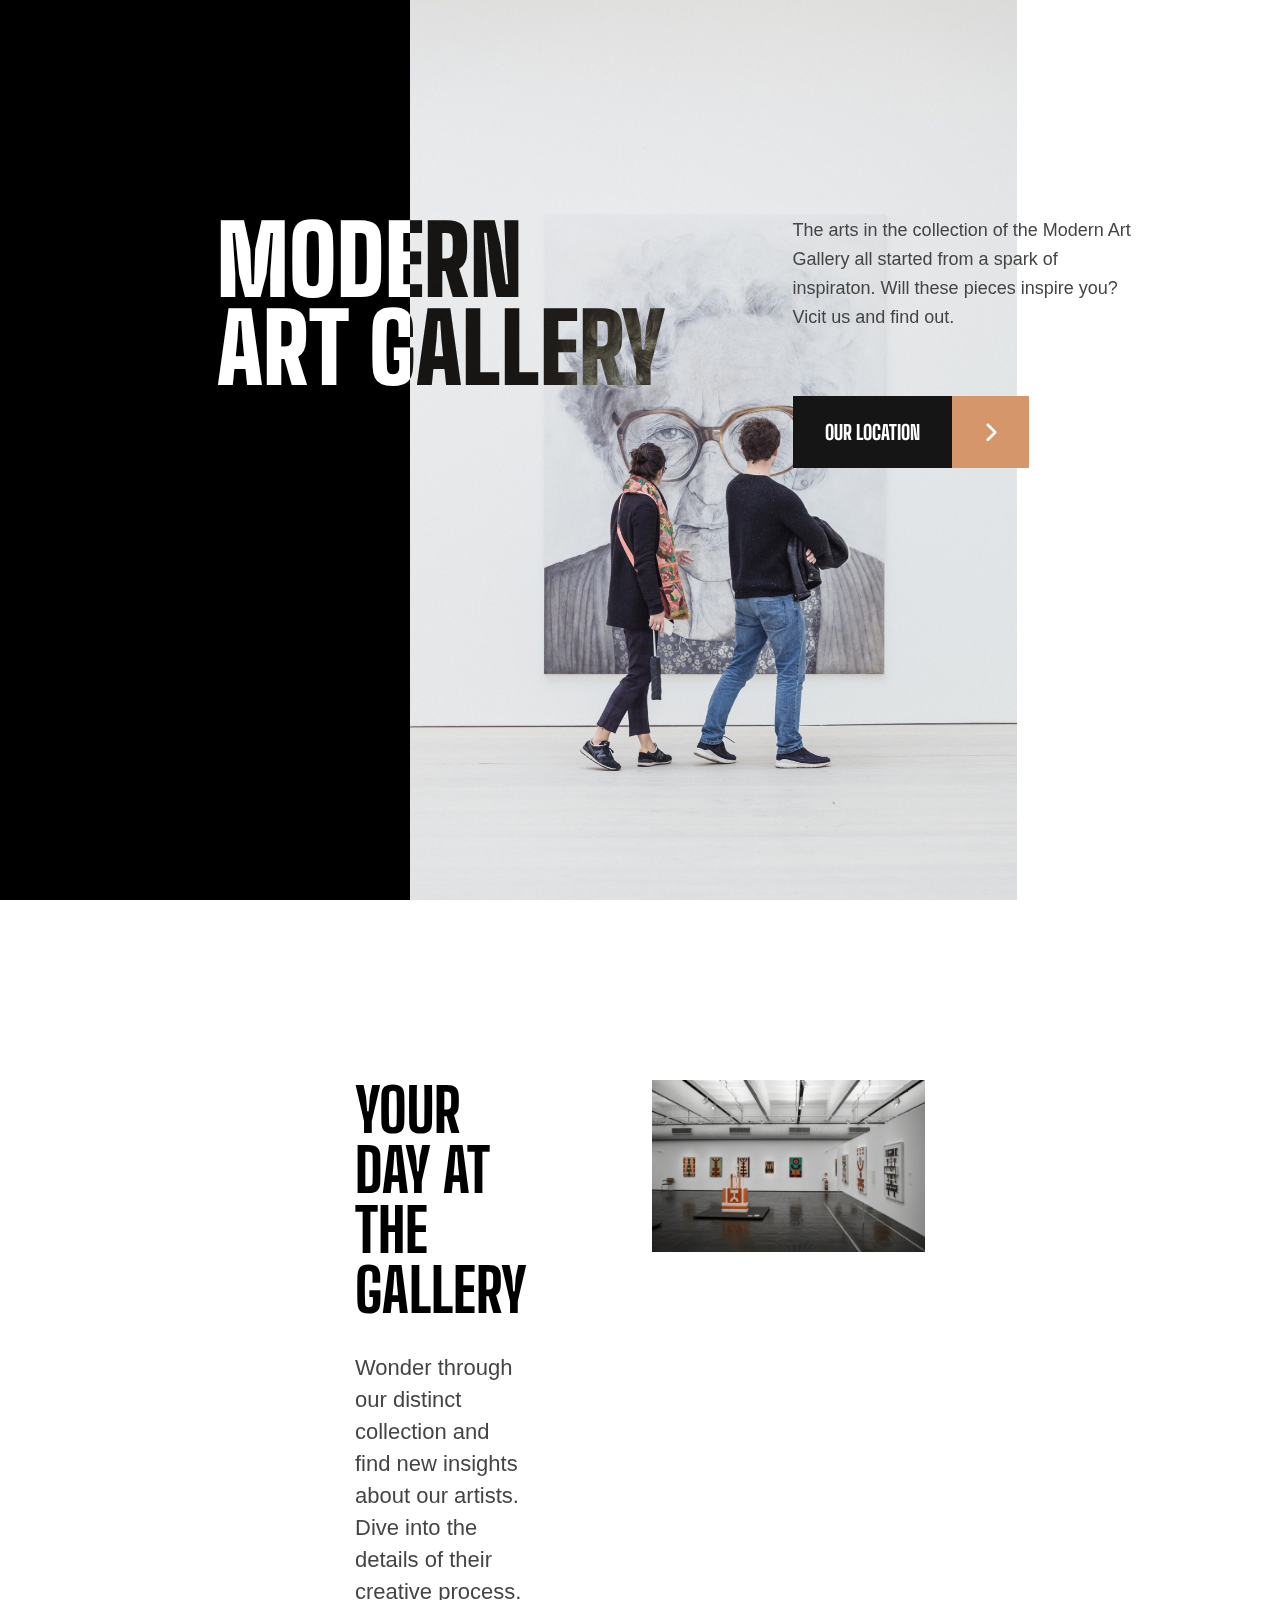
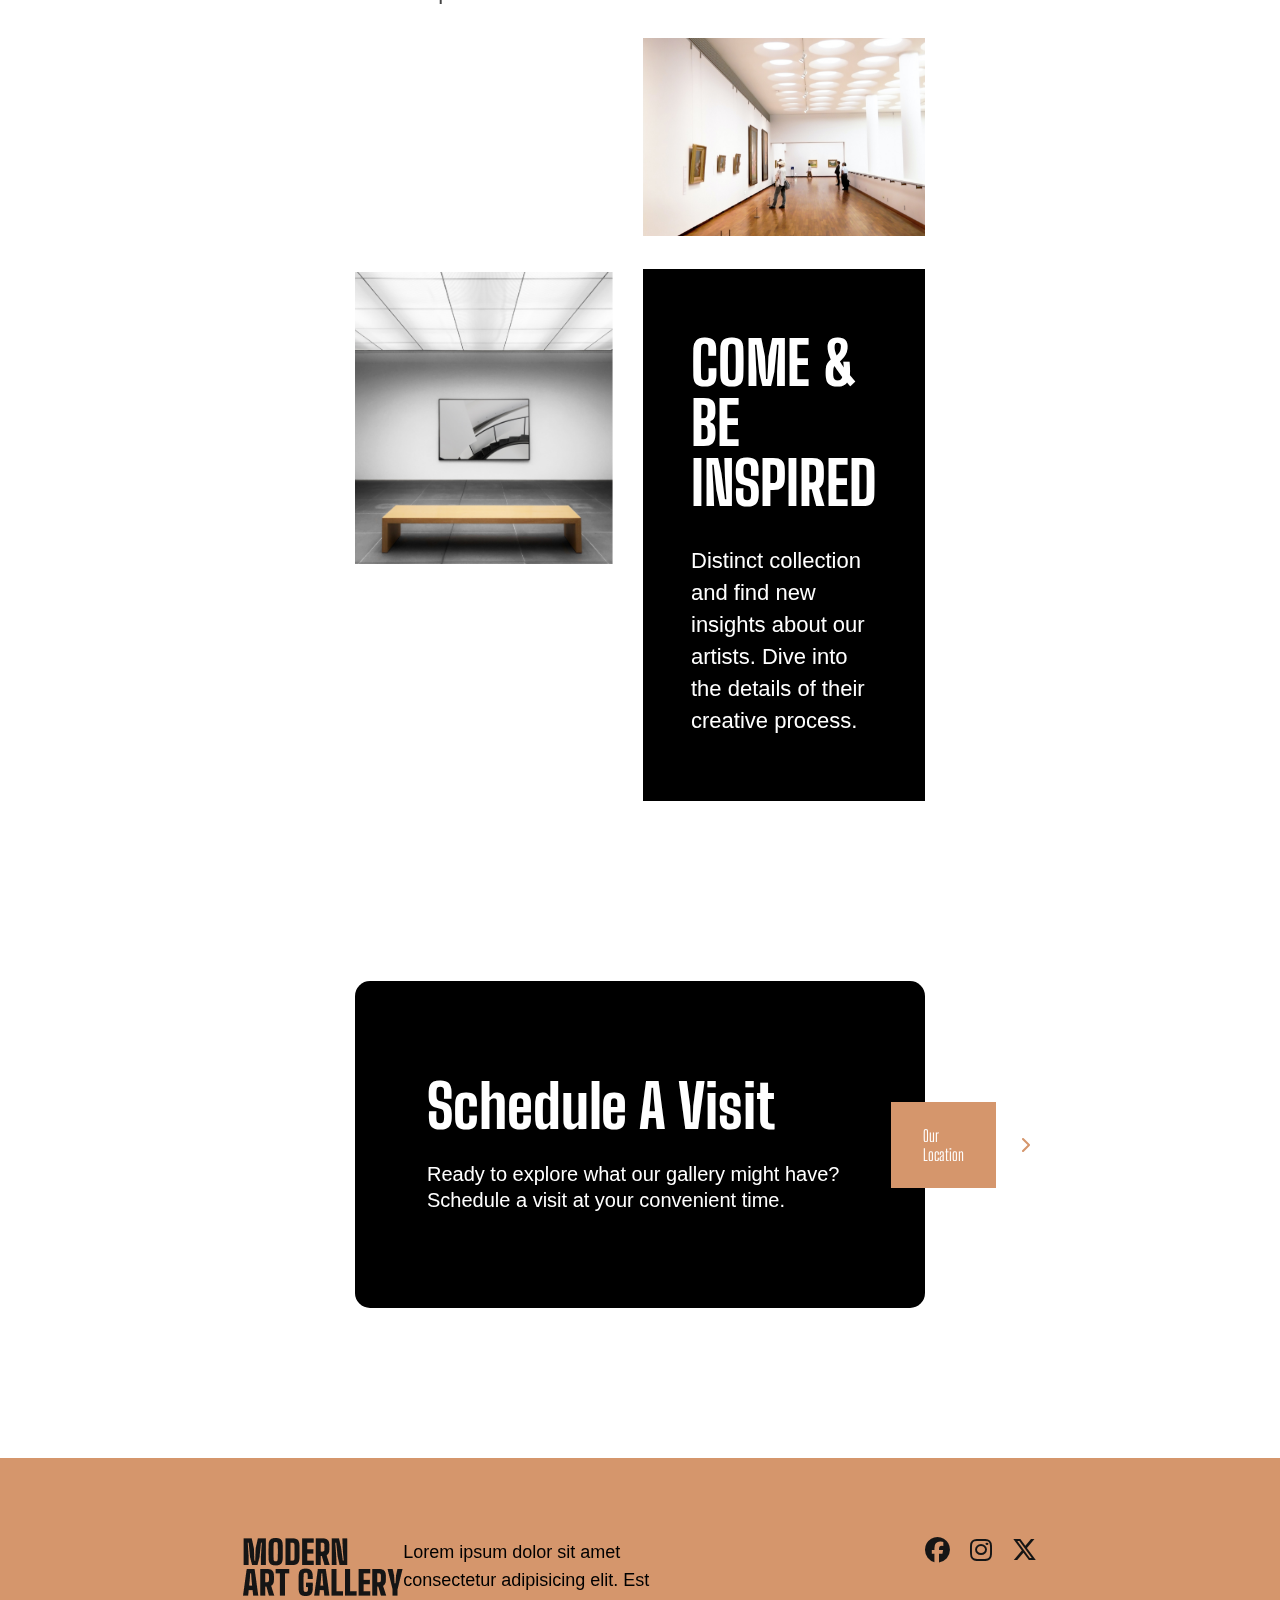
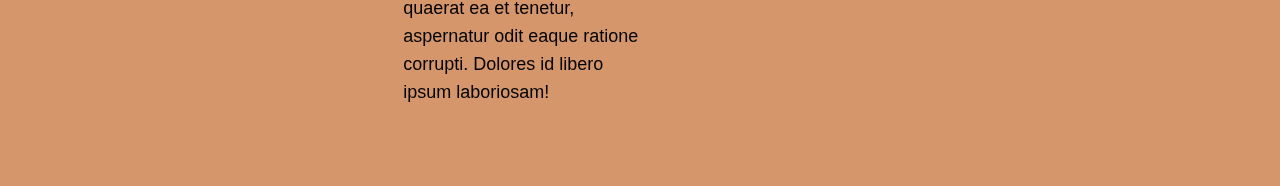
<file: index.html>
<!DOCTYPE html>
<html lang="en">
<head>
    <meta charset="UTF-8">
    <meta name="viewport" content="width=device-width, initial-scale=1.0">
    <title>Multi-Page Website Project from Scratch</title>
    <link rel="stylesheet" href="https://cdnjs.cloudflare.com/ajax/libs/font-awesome/6.6.0/css/all.min.css">
    <link rel="stylesheet" href="style.css">
    

</head>
<body>
    <main>
        <section class="hero-section">
            <div class="left-side">
                <h1>MODERN <br/>
                <span class="no-wrap">ART GALLERY</span></h1>
            </div>
            <div class="right-side">
                <div class="img-container">
                    <img src="image/hero-img.jpg" alt="hero-img">
                </div>
                <div class="hero-content">
                    <p>The arts in the collection of the Modern Art Gallery all started from a spark of inspiraton. Will these pieces inspire you? Vicit us and find out.</p>
                    <a href="ourLocation.html">
                        <span class="text">Our Location</span>
                        <span class="icon"><i class="fa-solid fa-chevron-right"></i></span>
                    </a>
                </div>
            </div>
        </section>


        <section class="container">
            <div class="first-div">
                <div class="gallery-upper-left">
                    <h2>Your Day at <br /> the Gallery</h2>
                    <p>Wonder through our distinct collection and find new insights about our artists. Dive into the details of their creative process.</p>
                </div>
                <div class="gallery-upper-img">
                    <img src="image/gallery-1.jpg" alt="gallery-1">
                </div>
            </div>

            <div class="second-div">
                <div class="gallery-2">
                    <img src="image/gallery-2.jpg" alt="">
                </div>
                <div class="last-gal">
                    <div class="gallery-3">
                        <img src="image/gallery-3.jpg" alt="">
                    </div>
                    <div class="gallery-lower-right">
                        <h2>Come & BE <br /> INSPIRED</h2>
                        <p>Distinct collection and find new insights about our artists. Dive into the details of their creative process.</p>
                    </div>
                </div>
            </div>
        </section>
       
        <section class="schedule">
            <div class="schedule-content">
                <h2>Schedule A Visit</h2>
                <p>Ready to explore what our gallery might have? Schedule a visit at your convenient time.</p>
            </div>
            <a href="#">
                <span class="text">Our Location</span>
                <span class="icon"><i class="fa-solid fa-chevron-right"></i></span>
            </a>
        </section>
    </main>

    <footer>
        <div class="footer-content">
            <div class="footer-logo">
                <img src="image/MODERNARTGALLERY.png" alt=""> 
            </div>
            <p>Lorem ipsum dolor sit amet consectetur adipisicing elit. Est quaerat ea et tenetur, aspernatur odit eaque ratione corrupti. Dolores id libero ipsum  laboriosam!</p>
        </div>
        <div class="social-media">
            <i class="fa-brands fa-facebook"></i>
            <i class="fa-brands fa-instagram"></i>
            <i class="fa-brands fa-x-twitter"></i>
        </div>
    </footer>
</body>
</html>
</file>
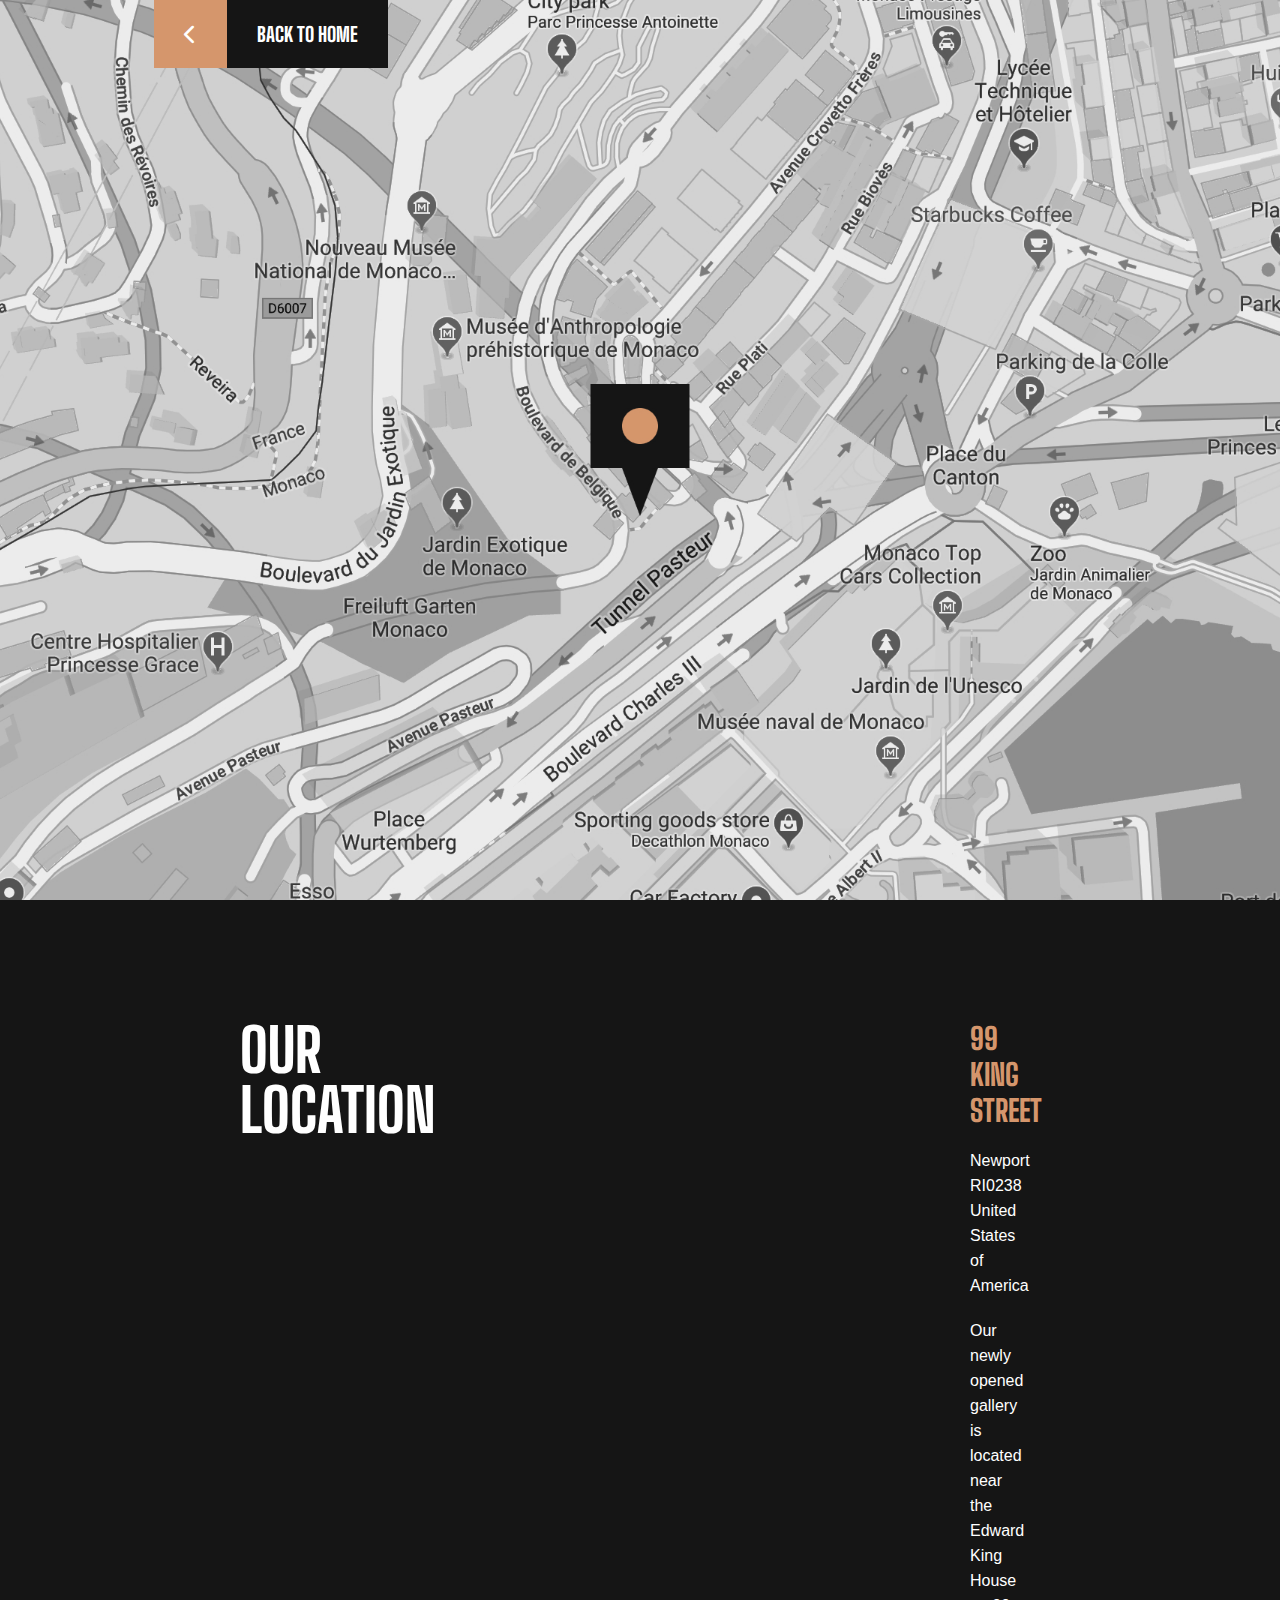
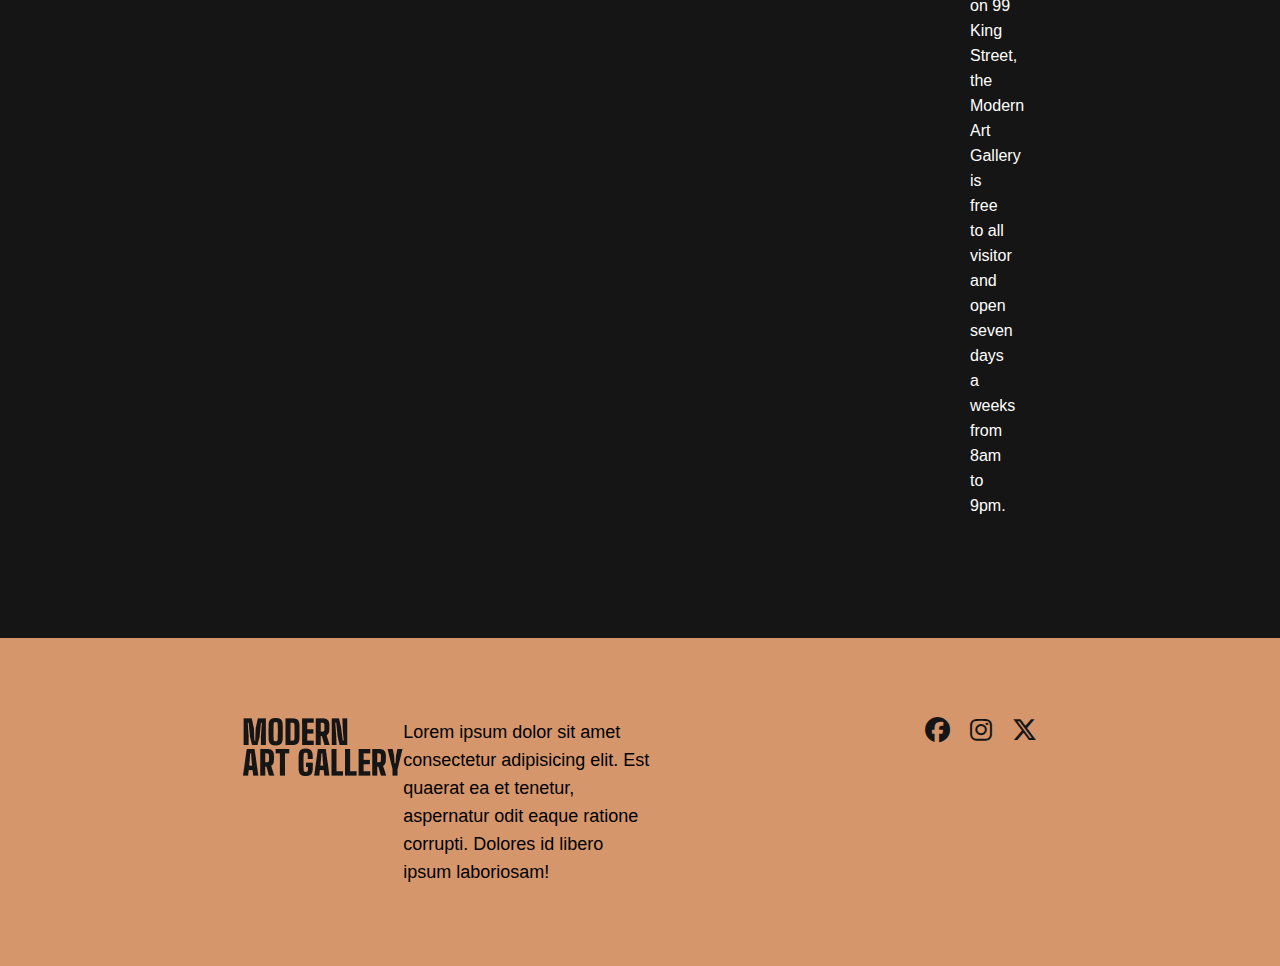
<file: ourLocation.html>
<!DOCTYPE html>
<html lang="en">
<head>
    <meta charset="UTF-8">
    <meta name="viewport" content="width=device-width, initial-scale=1.0">
    <title>Location Page</title>
    <link rel="stylesheet" href="https://cdnjs.cloudflare.com/ajax/libs/font-awesome/6.6.0/css/all.min.css">
    <link rel="stylesheet" href="style.css">

</head>
<body>
    <section>
        <div class="map">
            <div class="map-img">
                <img src="image/Maps.jpg" alt="">
            </div>
            <a href="index.html">
                <span class="icon"><i class="fa-solid fa-chevron-left"></i></span>
                <span class="text">BACK TO HOME</span>
            </a>
        </div>
    </section>

    <section class="address">
        <div class="sec-part">
            <div class="head-tag">
                <h1>Our <br /> Location</h1>
            </div>
            <div class="address-item">
                <h2>99 King Street</h2>
                <p class="add-p">Newport <br /> RI0238 <br /> United States of America</p>
                <p>Our newly opened gallery is located near the Edward King House on 99 King Street, the Modern Art Gallery is free to all visitor and open seven days a weeks from 8am to 9pm.</p>
            </div>
        </div>
    </section>

    <footer>
        <div class="footer-content">
            <div class="footer-logo">
                <img src="image/MODERNARTGALLERY.png" alt=""> 
            </div>
            <p>Lorem ipsum dolor sit amet consectetur adipisicing elit. Est quaerat ea et tenetur, aspernatur odit eaque ratione corrupti. Dolores id libero ipsum  laboriosam!</p>
        </div>
        <div class="social-media">
            <i class="fa-brands fa-facebook"></i>
            <i class="fa-brands fa-instagram"></i>
            <i class="fa-brands fa-x-twitter"></i>
        </div>
    </footer>
</body>
</html>
</file>
<file: style.css>
@import url('https://fonts.googleapis.com/css2?family=Big+Shoulders+Display:wght@100..900&&display=swap');

@import url('https://fonts.googleapis.com/css2?family=Big+Shoulders+Display:wght@100..900&display=swap');



*{
    margin: 0;
    padding: 0;
    box-sizing: border-box;
}
body{
    font-family: "Big Shoulders Display", sans-serif;
}
p{
    font-family: "Outfit", sans-serif;
}
a{
    text-decoration: none;
}
.hero-section{
    display: flex;
}
.left-side{
    background-color: #000;
    height: 100vh;
    width: 32%;
    position: relative;
}
.left-side h1{
    color: #fff;
    font-weight: 900;
    font-size: 96px;
    line-height: 88px;
    position: absolute;
    top: 24%;
    left: 52.9%;
    mix-blend-mode: difference;
    z-index: 1;
    text-transform: uppercase;
}
.no-wrap{
    white-space: nowrap;
}
.img-container{
    height: 100vh;
}
.img-container img{
    height: 100%;
}
.right-side{
    width: 68%;
    position: relative;
}
.hero-content {
    position: absolute;
    top: 24%;
    left: 44%;
}
.hero-content p{
    width: 340px;
    margin-bottom: 64px;
    line-height: 29px;
    font-size: 18px;
    color: #444444;
}
.hero-content a, .schedule a, .map a{
    display: flex;
    align-items: center;
}
.hero-content a>span.text{
    text-transform: uppercase;
    background-color: #151515;
    color: #ffffff;
    padding: 24px 32px;
    font-weight: 800;
    font-size: 20px;
}
.hero-content a span.icon{
    background-color: #D5966C;
    padding: 24px 32px;
    font-size: 20px;
    color: #ffffff;
}


.container{
    margin: 180px 355px;
}
.first-div{
    display: flex;
    gap: 125px;
    margin-bottom: 30px
}
.gallery-upper-left{
    width:100% ;
}
.gallery-upper-left h2, .gallery-lower-right h2{
    font-weight: 800;
    font-size: 60px;
    line-height: 60px;
    color: #000000;
    margin-bottom: 32px;
    text-transform: uppercase;
}
.gallery-upper-left p, .gallery-lower-right p{
    font-size: 22px;
    line-height: 32px;
    color: #444444;
}
.gallery-upper-img{

}
.gallery-upper-img img{
    width: 100%;
}
.second-div{
    display: flex;
    align-items: center;
    gap: 30px;
}
.last-gal{
    width: 80%;
}
.gallery-2 img{
    width: 100%;

}
.gallery-3 img{
    width: 100%;
    margin-bottom: 30px;
}

.gallery-lower-right{
    background-color: #000;
    padding: 64px 48px;
    color: #ffffff ; 
}
.gallery-lower-right h2{
    color: white;
}
.gallery-lower-right p{
    color: white;
}

.schedule{
    margin: 150px 355px;
    display: flex;
    align-items: center;
    background-color: #000;
    color: #ffffff;
    padding: 95px 72px;
    border-radius: 15px;
    gap: 5px;
    justify-content: space-between;
}
.schedule-content h2{
    font-weight: 800;
    font-size: 60px;
    line-height: 60px;
    margin-bottom: 25px ;
}
.schedule-content p{
    font-size: 20px;
    line-height: 26px;
    width: 459px;
}
.schedule a span.text{
background-color: #D5966C;
padding: 24px 32px;
color: #fff;
}
.schedule a>span.icon{
    background-color: #ffffff;
    padding: 24px;
    color: #D5966C;
}

footer{
    display: flex;
    background-color: #D5966C;
    padding: 80px 19%;
    gap: 270px;
}
.footer-content{
    display: flex;
    
}
.footer-logo{
    width: 100%;
    aspect-ratio: 2.76/1;
}
.footer-content p{
    
    font-size: 18px;
    line-height: 28px;
}
.social-media{
    display: flex;
    gap: 20px;
    color: #151515;
    font-size: 25px;
}


/* Location Page........ */
.map{
position: relative;
}
.map-img{
    width: 100%;
    height: 100vh;
}
.map-img img{
    width: 100%;
   height: 100%;
    object-fit: cover;
}
.map a{
    position: absolute;
    top: 0;
    left: 12%;
}
.map a>span.text{
    text-transform: uppercase;
    background-color: #151515;
    color: #ffffff;
    padding: 22px 30px;
    font-weight: 800;
    font-size: 20px;
}
.map a span.icon{
    background-color: #D5966C;
    padding: 22px 30px;
    font-size: 20px;
    color: #ffffff;
}

.address{
    background-color: #151515;
    
}
.sec-part{
    display: flex;
    padding: 120px 240px;
    gap: 380px;
}
.head-tag h1{
    width: 350px;
    color: white;
    font-weight: 800;
    font-size: 60px;
    line-height: 60px;
    text-transform: uppercase;
}
.address-item h2{
    color: #D5966C;
    text-transform: uppercase;
    font-weight: 800;
    font-size: 30px;
}
.address-item p{
    width: 60% ;
    color: #fff;
    font-size: 16px;
    line-height: 25px;
}
.add-p {
    margin: 20px 0 20px;
}
</file>
